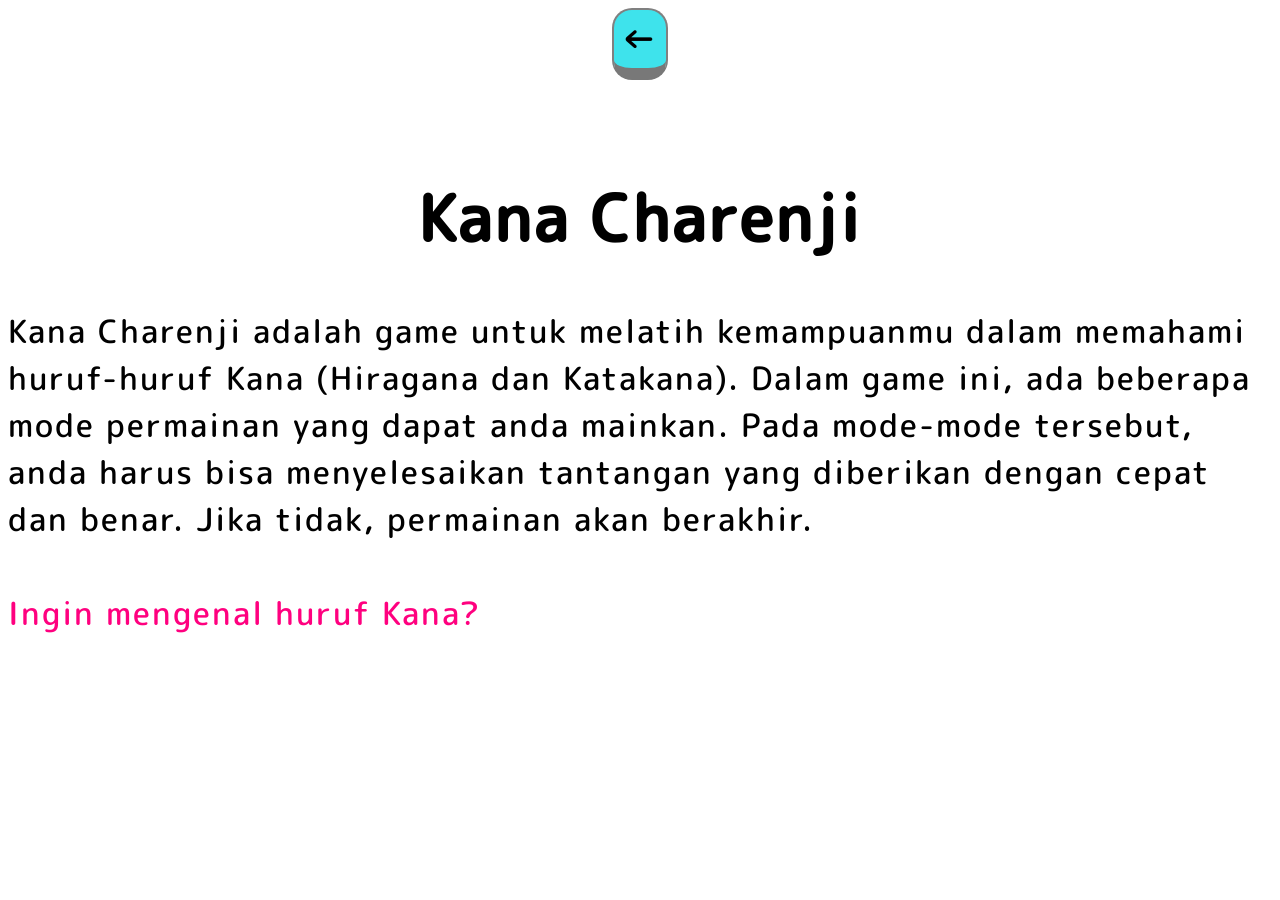
<file: help.html>
<!DOCTYPE html>
<html>
<head>
<title>Help - Kana Charenji</title>
<link rel="stylesheet" type="text/css" href="css/main.css">
<link rel="stylesheet" type="text/css" href="css/dialog.css">
<link rel="stylesheet" type="text/css" href="fontawesome/css/all.min.css">
<script type="text/javascript" src="fontawesome/js/all.min.js"></script>
<script type="text/javascript" src="js/main.js"></script>
<script type="text/javascript" src="js/dialog.js"></script>
<meta charset="UTF-8" />
<meta name="viewport" content="width=device-width, initial-scale=1, user-scalable=0">
</head>
<body>
<style>
	*{
		transition: all 750ms ease;
	}
	a{
		color: #FF007F;
	}
	a:hover{
		color: #0000FF;
		cursor: pointer;
	}
	.dialog .dialogBody{
		text-align: center;
		color: #000000;
	}
	.kanaButton{
		border: 1px solid #000000;
		background-color: #FFFFFF;
	}
	@media(orientation: portrait){
		.kanaButton{
			font-size: 7vh;
		}
	}
	@media(orientation: landscape){
		.kanaButton{
			font-size: 7vw;
		}
	}
</style>
<script>
    var katakana = kata.split("");
    var hiragana = hira.split("");
    var romaji = roma.split(" ");
	var index = 0;
	function decreaseIndex(){
		var ind = index;
		if(ind == 0){
			ind = 0;
		}
		else{
			ind = ind - 1;
		}
		index = ind;
		return index;
	}
</script>
<input type="button" value="&larr;" onclick='document.location.href="./index.html";'><br><br>
<h1 style='text-align: center;'>Kana Charenji</h1>
<div id="dialogBg1" class="dialogBg"></div>
<div id="dialog1" class="dialog">
	<div class="dialogHead">
		Summary
		<span class="exitDlg" onclick='exitDlg("1"); window.onkeydown = null;'>&nbsp; &times; &nbsp;</span>
	</div>
	<div class="dialogBody">
		<span class="kanaButton">&nbsp;  &nbsp;</span><br><br>
		<button onclick="decreaseIndex(); changeHelp(index);">&nbsp;<i class="fas fa-arrow-left"></i>&nbsp;</button>
		<button onclick="increaseIndex(); changeHelp(index);">&nbsp;<i class="fas fa-arrow-right"></i>&nbsp;</button>
	</div>
</div>
<script>
	function increaseIndex(){
		var ind = index;
		if(ind == katakana.length - 1){
			ind = katakana.length - 1;
		}
		else{
			ind = ind + 1;
		}
		index = ind;
		return index;
	}
	function changeHelp(idx){
		$(".kanaButton").innerHTML = "&nbsp; " + hiragana[idx] + ", " + katakana[idx] + ", " + romaji[idx] + " &nbsp;";
	}
	function displayHelp(){
		showDialog("1");
    	window.onkeydown = function(key){
    		if(key.keyCode == 37){
    			decreaseIndex();
    		}
    		else if(key.keyCode == 39){
    			increaseIndex();
    		}
    		changeHelp(index);
    	};
	}
	window.onload = changeHelp(0);
</script>
<div style='text-align: left; word-wrap: break-word;'>
	Kana Charenji adalah game untuk melatih kemampuanmu dalam memahami huruf-huruf Kana (Hiragana dan Katakana).
	Dalam game ini, ada beberapa mode permainan yang dapat anda mainkan. Pada mode-mode tersebut, anda harus bisa menyelesaikan
	tantangan yang diberikan dengan cepat dan benar. Jika tidak, permainan akan berakhir.<br><br>
	<a onclick="displayHelp();">Ingin mengenal huruf Kana?</a>
</div>
</body>
</html>
</file>
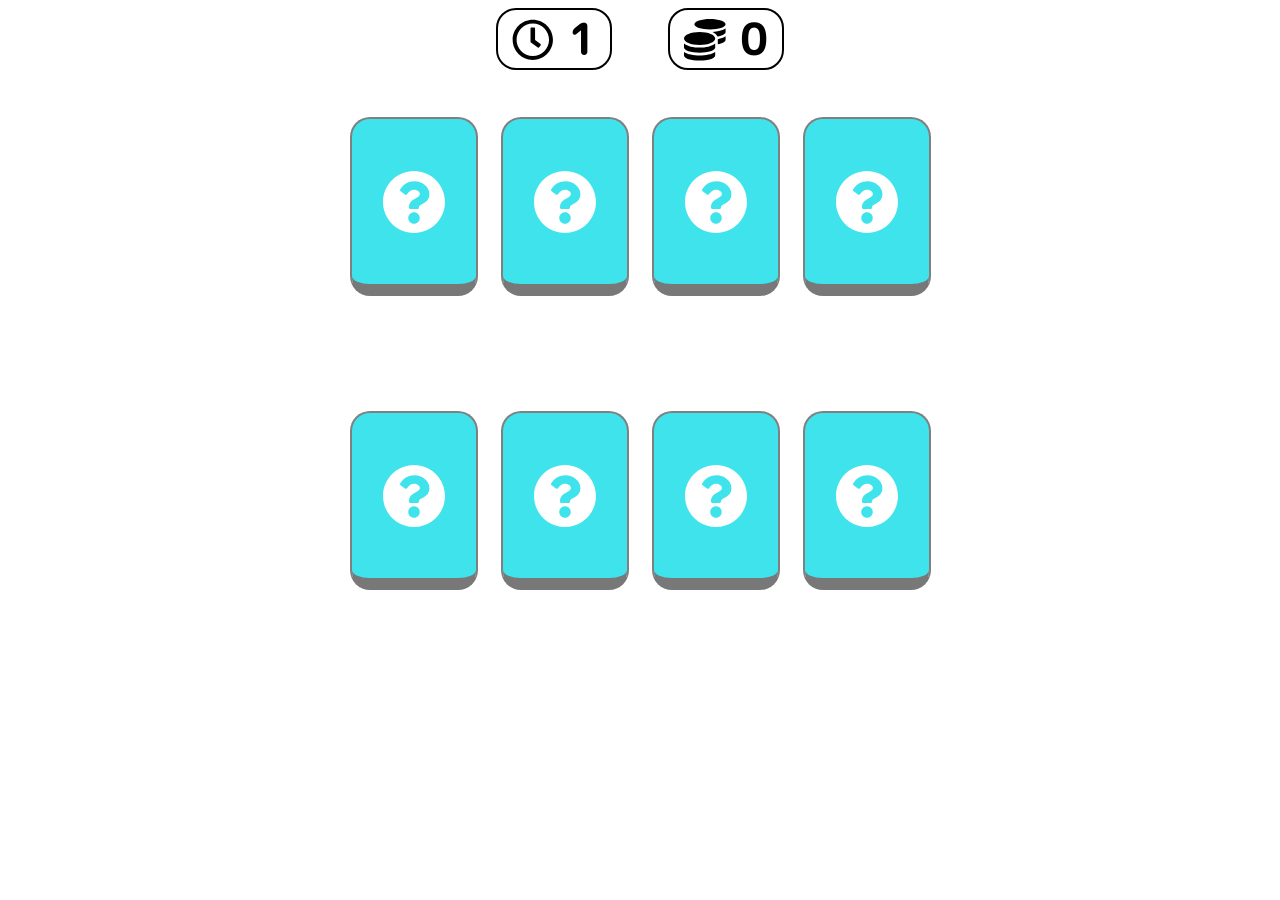
<file: game/memorygame.html>
<!DOCTYPE html>
<html>
<head>
<title>Hiragana Quiz</title>
<script type="text/javascript" src="../js/main.js"></script>
<script type="text/javascript" src="../js/dialog.js"></script>
<script type="text/javascript" src="../fontawesome/js/all.min.js"></script>
<script type="text/javascript" src="../js/memorygame.js"></script>
<link rel="stylesheet" type="text/css" href="../css/main.css" />
<link rel="stylesheet" type="text/css" href="../css/dialog.css">
<link rel="stylesheet" type="text/css" href="../fontawesome/css/all.min.css">
<meta name="viewport" content="width=device-width, initial-scale=1, user-scalable=0">
<meta charset="UTF-8">
</head>
<body>
	<style>
		@media(orientation: portrait){
			.bar{
				font-size: 3.25vh;
			}
			.mainBar{
				font-size: 3vh;
			}
			.mainBar button, .mainBar input[type="button"]{
				font-size: 5vh;
			}
			#dialog1 .dialogBody{
				font-size: 3.3vh;
			}
			.card{
				width: 10vh;
				height: 14vh;
			}
		}
		@media(orientation: landscape){
			.bar{
				font-size: 3.25vw;
			}
			.mainBar{
				font-size: 6vw;
			}
			.mainBar button, .mainBar input[type="button"]{
				font-size: 5vw;
			}
			#dialog1 .dialogBody{
				font-size: 3.3vw;
			}
			.card{
				width: 10vw;
				height: 14vw;
			}
		}
		.clock, .score, #question, #question2, #answerBar{
			font-weight: bolder;
			border: 2px solid #000000;
			width: auto;
			border-radius: 20px;
		}
		#dialog1 .dialogBody{
			color: #000000;
			text-align: center;
		}
		#dialog1 .dialogBody button{
			width: 40%;
		}
		.card{
			color: #FFFFFF;
		}
		.card:hover{
			cursor: pointer;
			color: #FFFFFF;
		}
	</style>
	<div id="dialogBg1" class="dialogBg">
		<div id="dialog1" class="dialog">
			<div class="dialogHead">
				Game Result
			</div>
			<div class="dialogBody">
				<i class='fas fa-plus'></i>&nbsp;<i class="fas fa-coins"></i>&nbsp;<span id="myScore">0</span><br>
				<i class="fas fa-trophy"></i>&nbsp;<span id="myHighScore">0</span><br><br>
				<button onclick='document.location.href="./memorygame.html";'>
					&nbsp;&nbsp;&nbsp;<i class="fas fa-redo"></i>&nbsp;&nbsp;&nbsp;
				</button>
				<button onclick='document.location.href="../index.html";'>
					&nbsp;&nbsp;&nbsp;<i class="fas fa-bars"></i>&nbsp;&nbsp;&nbsp;
				</button>
			</div>
		</div>
	</div>
	<div class="bar">
		<span class="clock">
			&nbsp;<i class="far fa-clock"></i>&nbsp;<span id="time">1</span>
		</span>&nbsp; &nbsp;
		<span class="score">
			&nbsp;<i class="fas fa-coins"></i>&nbsp;<span id="coins">0</span>&nbsp;
		</span>
	</div><br>
	<div class="mainBar">
		<span>
			<button class="card"><i class="fas fa-question-circle"></i></button>
			<button class="card"><i class="fas fa-question-circle"></i></button>
			<button class="card"><i class="fas fa-question-circle"></i></button>
			<button class="card"><i class="fas fa-question-circle"></i></button><br><br>
			<button class="card"><i class="fas fa-question-circle"></i></button>
			<button class="card"><i class="fas fa-question-circle"></i></button>
			<button class="card"><i class="fas fa-question-circle"></i></button>
			<button class="card"><i class="fas fa-question-circle"></i></button>
		</span>
	</div>
</body>
</html>
</file>
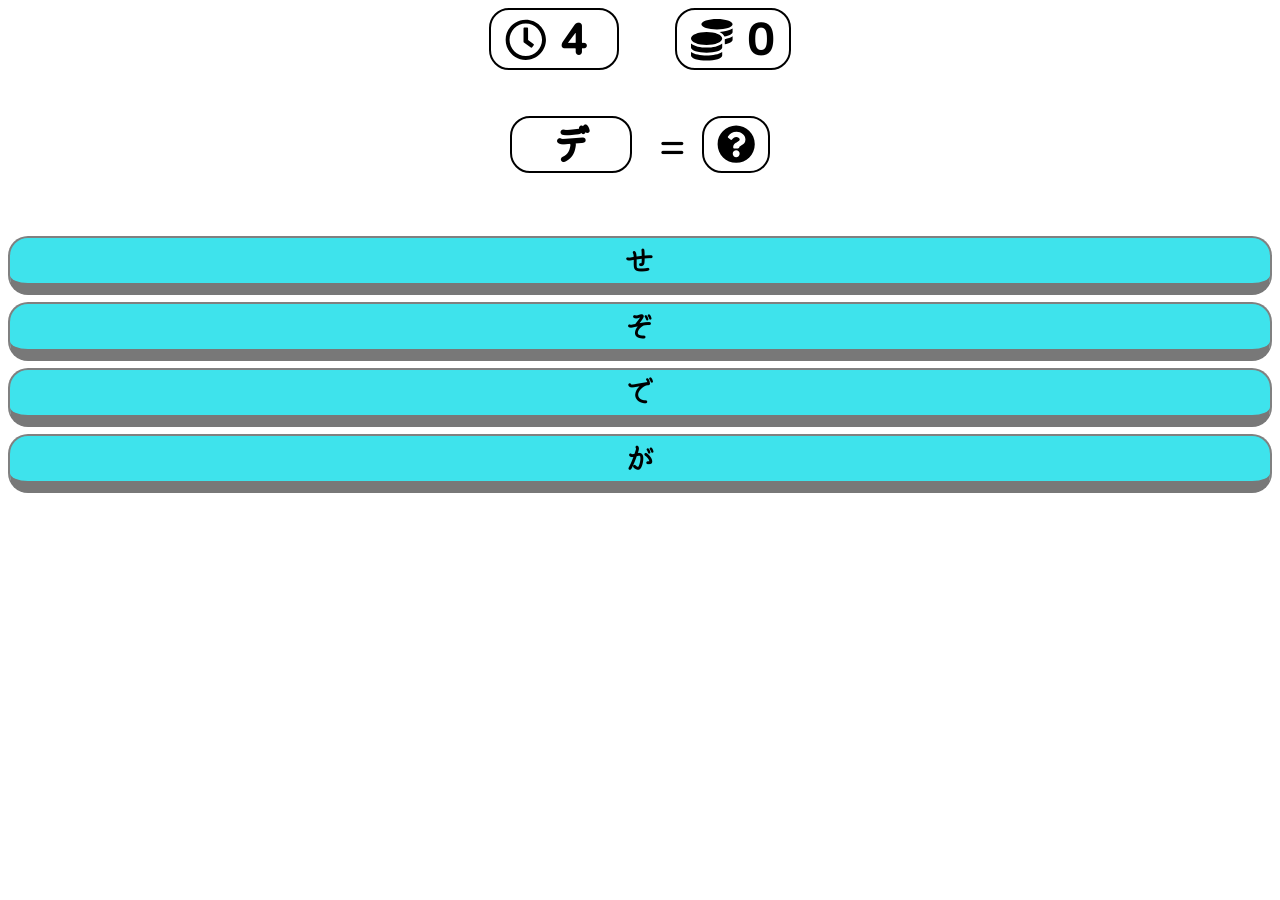
<file: game/quiz.html>
<!DOCTYPE html>
<html>
<head>
<title>Kana Quiz</title>
<script type="text/javascript" src="../js/main.js"></script>
<script type="text/javascript" src="../js/quiz.js"></script>
<script type="text/javascript" src="../js/dialog.js"></script>
<script type="text/javascript" src="../fontawesome/js/all.min.js"></script>
<link rel="stylesheet" type="text/css" href="../css/main.css" />
<link rel="stylesheet" type="text/css" href="../css/dialog.css">
<link rel="stylesheet" type="text/css" href="../fontawesome/css/all.min.css">
<meta name="viewport" content="width=device-width, initial-scale=1, user-scalable=0">
<meta charset="UTF-8">
</head>
<body>
	<style>
		@media(orientation: portrait){
			.bar{
				font-size: 3.25vh;
			}
			.mainBar{
				font-size: 3vh;
			}
			.mainBar button, .mainBar input[type="button"]{
				font-size: 3vh;
				display: block;
			}
			#dialog1 .dialogBody{
				font-size: 3.3vh;
			}
		}
		@media(orientation: landscape){
			.bar{
				font-size: 3.25vw;
			}
			.mainBar{
				font-size: 3vw;
			}
			.mainBar button, .mainBar input[type="button"]{
				font-size: 2.25vw;
			}
			#dialog1 .dialogBody{
				font-size: 3.3vw;
			}
		}
		.clock, .score, #question, #answerBar{
			font-weight: bolder;
			border: 2px solid #000000;
			width: auto;
			border-radius: 20px;
		}
		.mainBar button, .mainBar input[type="button"]{
			width: 100%;
		}
		#dialog1 .dialogBody{
			color: #000000;
			text-align: center;
		}
		#dialog1 .dialogBody button{
			width: 40%;
		}
	</style>
	<div id="dialogBg1" class="dialogBg">
		<div id="dialog1" class="dialog">
			<div class="dialogHead">
				Game Result
			</div>
			<div class="dialogBody">
				<i class='fas fa-plus'></i>&nbsp;<i class="fas fa-coins"></i>&nbsp;<span id="myScore">0</span><br>
				<i class="fas fa-trophy"></i>&nbsp;<span id="myHighScore">0</span><br><br>
				<button onclick='document.location.href="./quiz.html";'>
					&nbsp;&nbsp;&nbsp;<i class="fas fa-redo"></i>&nbsp;&nbsp;&nbsp;
				</button>
				<button onclick='document.location.href="../index.html";'>
					&nbsp;&nbsp;&nbsp;<i class="fas fa-bars"></i>&nbsp;&nbsp;&nbsp;
				</button>
			</div>
		</div>
	</div>
	<div class="bar">
		<span class="clock">
			&nbsp;<i class="far fa-clock"></i>&nbsp;<span id="time">5</span>&nbsp;
		</span>&nbsp; &nbsp;
		<span class="score">
			&nbsp;<i class="fas fa-coins"></i>&nbsp;<span id="coins">0</span>&nbsp;
		</span>
	</div><br>
	<div class="mainBar">
		<span id="question">
			&nbsp;&nbsp;
		</span>
		&nbsp;=
		<span id="answerBar">
			&nbsp;<i class="fas fa-question-circle"></i>&nbsp;
		</span><br><br>
		<input type="button" value="A" id="answer1" onclick='correction(this.value);'><br>
		<input type="button" value="B" id="answer2" onclick='correction(this.value);'><br>
		<input type="button" value="C" id="answer3" onclick='correction(this.value);'><br>
		<input type="button" value="D" id="answer4" onclick='correction(this.value);'>
	</div>
</body>
</html>
</file>
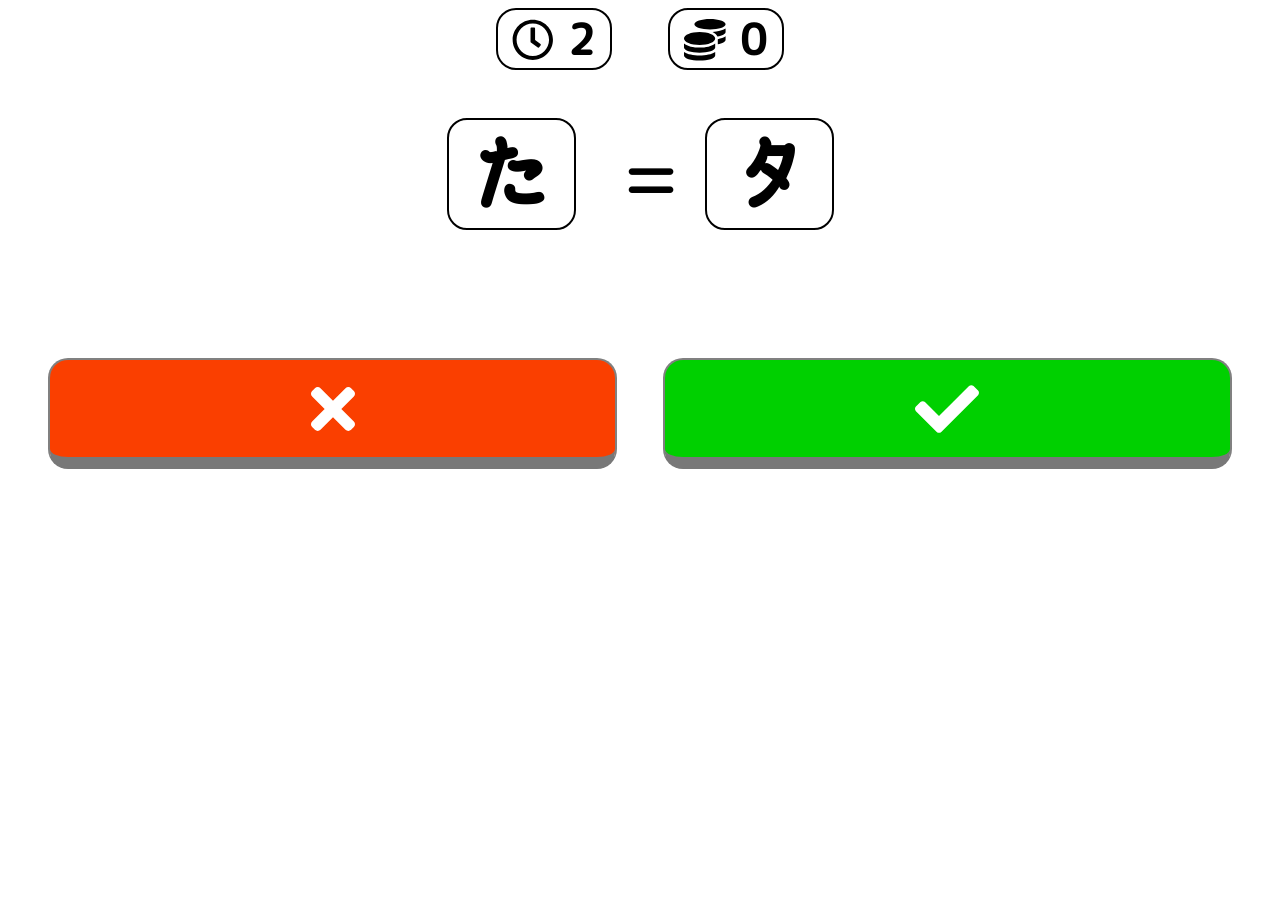
<file: game/trueorfalse.html>
<!DOCTYPE html>
<html>
<head>
<title>Kana True or False</title>
<script type="text/javascript" src="../js/main.js"></script>
<script type="text/javascript" src="../js/dialog.js"></script>
<script type="text/javascript" src="../fontawesome/js/all.min.js"></script>
<script type="text/javascript" src="../js/trueorfalse.js"></script>
<link rel="stylesheet" type="text/css" href="../css/main.css" />
<link rel="stylesheet" type="text/css" href="../css/dialog.css">
<link rel="stylesheet" type="text/css" href="../fontawesome/css/all.min.css">
<meta name="viewport" content="width=device-width, initial-scale=1, user-scalable=0">
<meta charset="UTF-8">
</head>
<body>
	<style>
		@media(orientation: portrait){
			.bar{
				font-size: 3.25vh;
			}
			.mainBar{
				font-size: 3vh;
			}
			.mainBar button, .mainBar input[type="button"]{
				font-size: 6vh;
			}
			#dialog1 .dialogBody{
				font-size: 3.3vh;
			}
		}
		@media(orientation: landscape){
			.bar{
				font-size: 3.25vw;
			}
			.mainBar{
				font-size: 6vw;
			}
			.mainBar button, .mainBar input[type="button"]{
				font-size: 5vw;
			}
			#dialog1 .dialogBody{
				font-size: 3.3vw;
			}
		}
		.clock, .score, #question, #question2, #answerBar{
			font-weight: bolder;
			border: 2px solid #000000;
			width: auto;
			border-radius: 20px;
		}
		#dialog1 .dialogBody{
			color: #000000;
			text-align: center;
		}
		#dialog1 .dialogBody button{
			width: 40%;
		}
		.answerButtons{
			width: 45%;
			color: #FFFFFF;
		}
		.answerButtons.true{
			background-color: #00D000;
		}
		.answerButtons.false{
			background-color: #FA3F00;
		}
		.answerButtons:hover{
			cursor: pointer;
			color: #FFFFFF;
		}
	</style>
	<div id="dialogBg1" class="dialogBg">
		<div id="dialog1" class="dialog">
			<div class="dialogHead">
				Game Result
			</div>
			<div class="dialogBody">
				<i class='fas fa-plus'></i>&nbsp;<i class="fas fa-coins"></i>&nbsp;<span id="myScore">0</span><br>
				<i class="fas fa-trophy"></i>&nbsp;<span id="myHighScore">0</span><br><br>
				<button onclick='document.location.href="./trueorfalse.html";'>
					&nbsp;&nbsp;&nbsp;<i class="fas fa-redo"></i>&nbsp;&nbsp;&nbsp;
				</button>
				<button onclick='document.location.href="../index.html";'>
					&nbsp;&nbsp;&nbsp;<i class="fas fa-bars"></i>&nbsp;&nbsp;&nbsp;
				</button>
			</div>
		</div>
	</div>
	<div class="bar">
		<span class="clock">
			&nbsp;<i class="far fa-clock"></i>&nbsp;<span id="time">3</span>
		</span>&nbsp; &nbsp;
		<span class="score">
			&nbsp;<i class="fas fa-coins"></i>&nbsp;<span id="coins">0</span>&nbsp;
		</span>
	</div><br>
	<div class="mainBar">
		<span id="question">
			&nbsp;
		</span>
		&nbsp;=
		<span id="question2">
			&nbsp;&nbsp;
		</span><br><br>
		<button class="answerButtons false" onclick='correction(false);'><i class="fas fa-times"></i></button>&nbsp;
		<button class="answerButtons true" onclick='correction(true);'><i class="fas fa-check"></i></button>
	</div>
</body>
</html>
</file>
<file: css/main.css>
@font-face{
	font-family: "Irohamaru";
	src: url("../irohamaru-mikami-Medium.woff") format("woff");
}

@keyframes showIfHiScore{
	from{
		background-color: #FF4C00;
		color: #FFFF00;
	}
	to{
		background-color: #FFFF00;
		color: #FF4C00;
	}
}

@-webkit-keyframes showIfHiScore{
	from{
		background-color: #FF4C00;
		color: #FFFF00;
	}
	to{
		background-color: #FFFF00;
		color: #FF4C00;
	}
}

@-moz-keyframes showIfHiScore{
	from{
		background-color: #FF4C00;
		color: #FFFF00;
	}
	to{
		background-color: #FFFF00;
		color: #FF4C00;
	}
}

body:not(.dialog){
	text-align: center;
}

body{
	background-color: #FFFFFF;
	cursor: default;
}

.buyButton{
	letter-spacing: 0px;
}

*[onclick="multiply();"]{
	display: none;
}

*{
	font-family: "Irohamaru";
	transition: all 300ms ease;
	-webkit-transition: all 300ms ease;
	-moz-transition: all 300ms ease;
	letter-spacing: 2px;
}


#title, fieldset{
	text-align: center;
}

input{
	border: 1px solid #000000;
}

input[type="button"], input[type="submit"], button{
	background-color: #3EE3EC;
	border: 2px solid #808080;
	border-radius: 20px;
}

.locked, .locked:hover, .locked:active{
	background-color: #909090;
	border: 2px solid #FFFFFF;
	border-radius: 20px;
	cursor: not-allowed;
	color: #000000;
	letter-spacing: inherit;
	box-shadow: 0px 0px 0px 0px rgba(0, 0, 0, 0);
}

input[type="text"]{
	background-color: #C0C0C0;
}

input[type="button"]:hover, input[type="submit"]:hover, button:hover{
	background-color: #00F100;
	color: #FFFFFF;
	cursor: pointer;
	letter-spacing: 0.5px;
}

input[type="button"]:active, input[type="submit"]:active, button:active{
	border: 3px solid #FFFFFF;
	background-color:  #00A100;
	box-shadow: 3px 3px 3px 3px #000000;
}

a{
	color: #AFF0F0;
	text-decoration: none;
}

a:hover{
	color: #C0C0C0;
	text-decoration: underline;
}

table{
	width: 100%;
	border: 1px solid #000000;
}

a[href*="/create.php"], a.questions{
	background-color: #8096F0;
	color: #FFFFFF;
	display: inline-table;
	width: 87%;
}

#charBar{
	color: #000000;
	background-color: #ece1b7;
	font-size: 200%;
}

#choice1, #choice2, #choice3, #choice4{
	background-color: #c0c0c0;
	color: #000000;
	display: block;
	width: 80%;
}

#choice1:active, #choice2:active, #choice3:active, #choice4:active{
	background-color: #4de820;
	color: #FFFFFF;
}

table{
	width: 100%;	
}

.choices{
	border: 0px solid #000000;
}

#showIfHiScore{
	background-color: #FF4C00;
	color: #FFFF00;
	display: none;
	border-radius: 20px;
	animation: showIfHiScore 1s infinite;
	-webkit-animation: showIfHiScore 1s infinite;
	-moz-animation: showIfHiScore 1s infinite;
}

/* Media Queries */
@media (orientation: portrait){
	body{
		font-size: 2.5vh;
	}
	.titlebar{
		font-size: 8vh;
	}
	input[type="button"], input[type="submit"], button{
		font-size: 3vh;
		border-bottom: 1vh solid rgb(120, 120, 120);
	}
	input[type="text"]{
		font-size: 2.25vh;
	}
	.mainmenu.button{
		font-size: 5vh;
		border-radius: 3vh;
	}
	input[type='checkbox']{
		
	}
	#choice1, #choice2, #choice3, #choice4{
		font-size: 4.25vh;
	}
	#appLogo{
		width: 15vh;
		height: 15vh;
	}
	#showIfHiScore{
	  font-size: 2vh;
	}
}

@media (orientation: landscape){
	body{
		font-size: 2.5vw;
	}
	.titlebar{
		font-size: 8vw;
	}
	input[type="button"], input[type="submit"], button{
		font-size: 3vw;
		border-bottom: 1vw solid rgb(120, 120, 120);
	}
	.mainmenu.button{
		font-size: 5vw;
		border-radius: 3vw;
	}
	input[type="text"]{
		font-size: 2.25vw;
	}
	#choice1, #choice2, #choice3, #choice4{
		font-size: 4.25vw;
	}
	#appLogo{
		width: 15vw;
		height: 15vw;
	}
	#showIfHiScore{
	  	font-size: 2vw;
	}
}
/* End of Media Queries, don't enter any code after this line!!! */
</file>
<file: css/dialog.css>
@keyframes showDlg{
	from{
		opacity: 0;
		top: 0%;
	}
	to{
		opacity: 1;
		top: 10%;
	}
}

@-webkit-keyframes showDlg{
	from{
		opacity: 0;
		top: 0%;
	}
	to{
		opacity: 1;
		top: 10%;
	}
}

@-moz-keyframes showDlg{
	from{
		opacity: 0;
		top: 0%;
	}
	to{
		opacity: 1;
		top: 10%;
	}
}

.dialogBg{
	background-color: rgba(0, 0, 0, 0.5);
	position: fixed;
	top: 0px;
	left: 0px;
	overflow: auto;
	display: none;
	width: 100%;
	height: 100%;
	z-index: 1;
}

.dialog{
	display: none;
	position: fixed;
	top: 10%;
	margin-left: 4.5%;
	width: 90%;
	border: 2px solid #000000;
	-webkit-animation: showDlg 1.25s 1;
	-moz-animation: showDlg 1.25s 1;
	animation: showDlg 1.25s 1;
	z-index: 1;
}

.dialogHead{
	background-color: #2f41df;
	font-weight: bolder;
	color: #FFFFFF;
	text-align: center;
}

.dialogBody{
	background-color: #FFFFA1;
	color: #ffffff;
	text-align: left;
	padding: 5% 5% 5% 5%;
}

.dialogFoot{
	background-color: #60fb39;
}

.exitDlg{
	background-color: #FF0000;
	color: #FFFFFF;
	float: right;
}

.exitDlg:hover{
	cursor: pointer;
}

@media(orientation: landscape){
	.dialogHead{
		font-size: 3.25vw;
	}
	.dialogBody{
		font-size: 2.5vw;
	}
	.dialogFoot{
		font-size: 2.25vw;
	}
}

@media(orientation: portrait){
	.dialogHead{
		font-size: 3.25vh;
	}
	.dialogBody{
		font-size: 2.5vh;
	}
	.dialogFoot{
		font-size: 2.25vh;
	}
}
</file>
